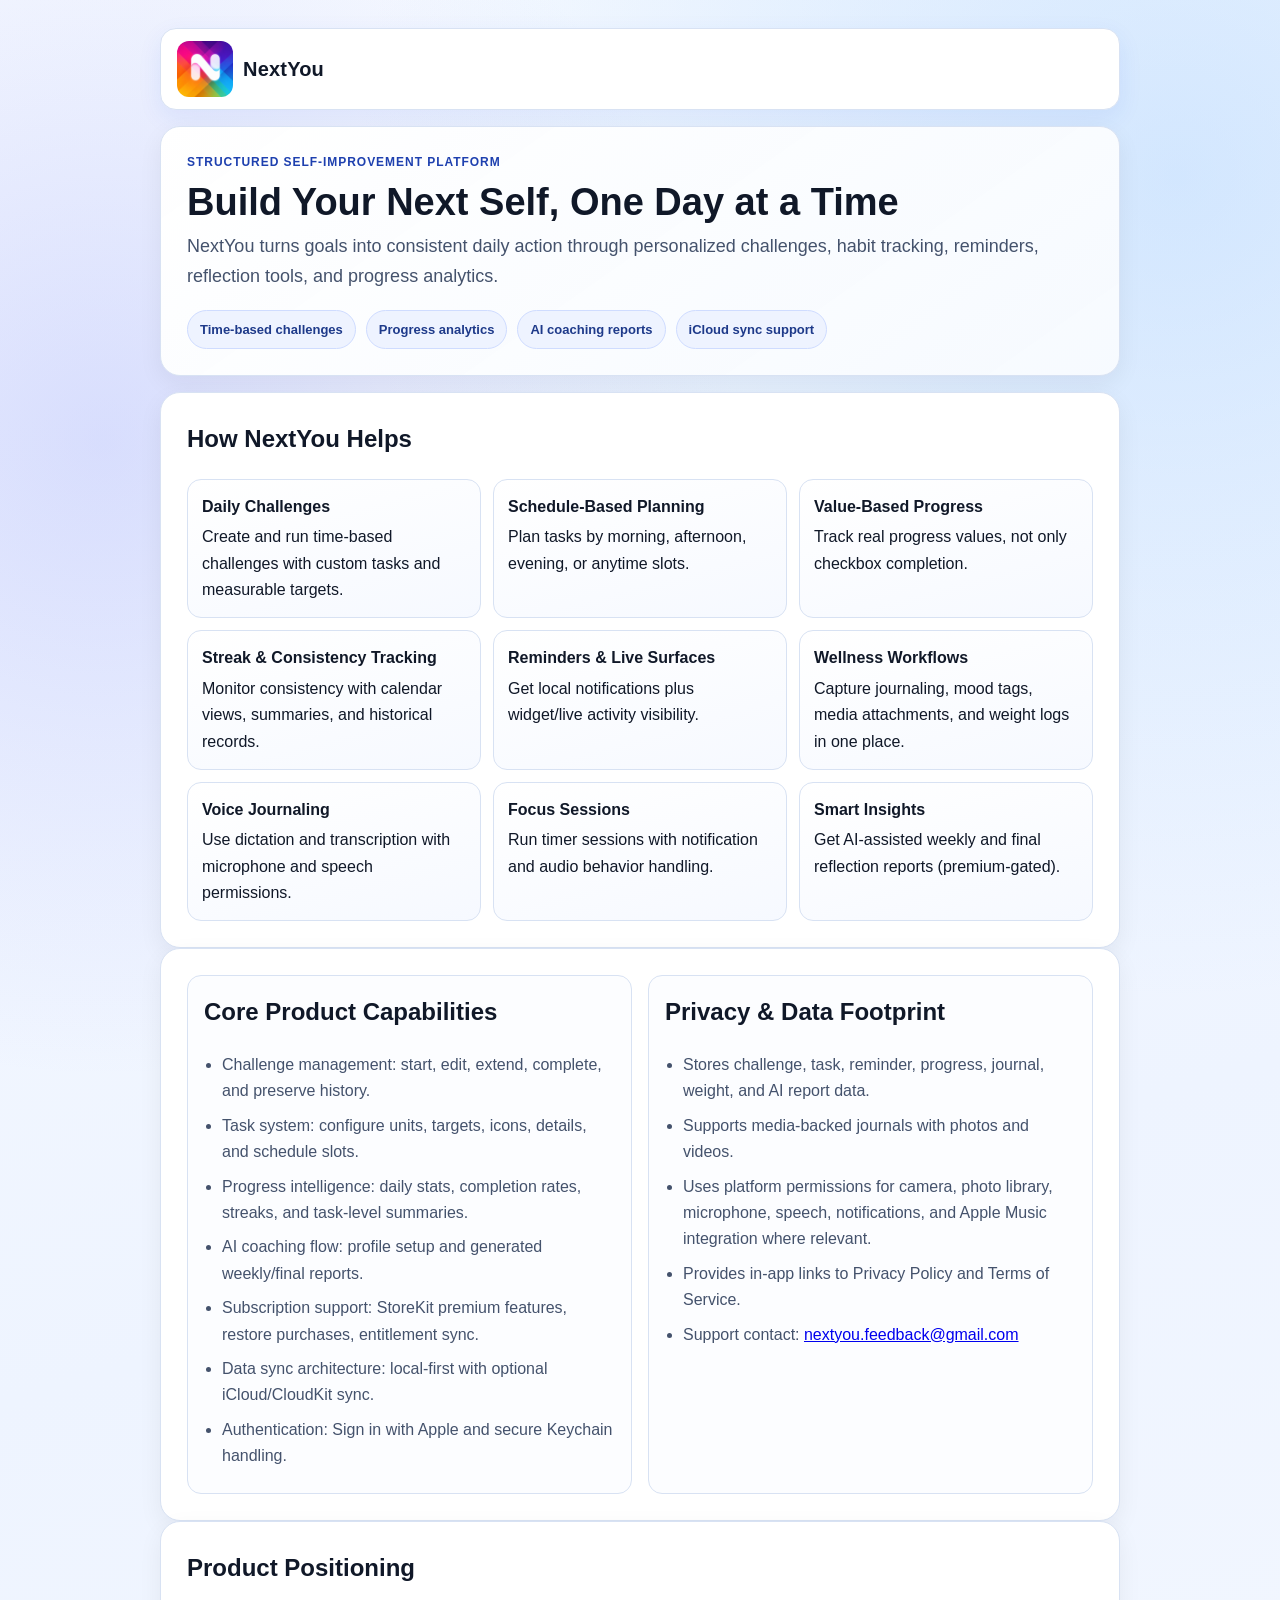
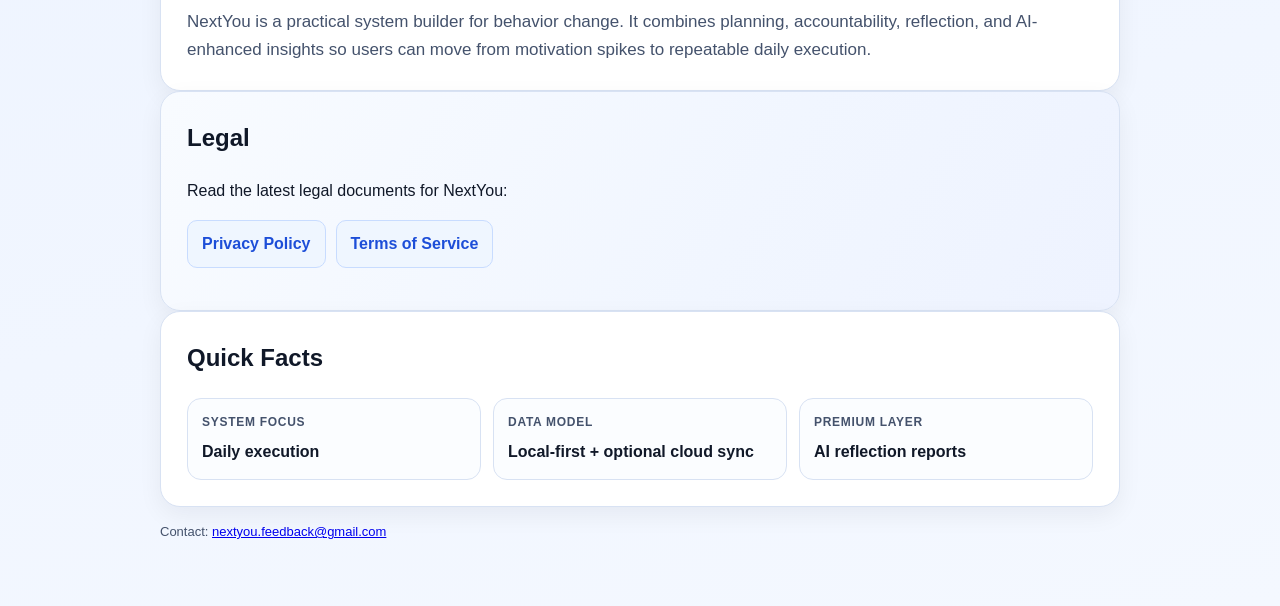
<file: nextYou/index.html>
<!doctype html>
<html lang="en">
<head>
    <meta charset="utf-8">
    <meta name="viewport" content="width=device-width,initial-scale=1">
    <title>NextYou</title>
    <meta name="description" content="NextYou app official site.">
    <link rel="stylesheet" href="styles.css">
</head>
<body>
    <main class="container">
        <nav class="nav">
            <div class="brand-wrap">
                <img class="brand-icon" src="../assets/icons/nextyou-app-icon.png" alt="NextYou app icon">
                <p class="brand">NextYou</p>
            </div>
        </nav>

        <section class="hero">
            <p class="eyebrow">Structured Self-Improvement Platform</p>
            <h1>Build Your Next Self, One Day at a Time</h1>
            <p class="lead">NextYou turns goals into consistent daily action through personalized challenges, habit tracking, reminders, reflection tools, and progress analytics.</p>

            <div class="highlights">
                <div class="pill">Time-based challenges</div>
                <div class="pill">Progress analytics</div>
                <div class="pill">AI coaching reports</div>
                <div class="pill">iCloud sync support</div>
            </div>
        </section>

        <section class="card">
            <h2>How NextYou Helps</h2>
            <div class="grid">
                <div class="item feature">
                    <strong>Daily Challenges</strong>
                    Create and run time-based challenges with custom tasks and measurable targets.
                </div>
                <div class="item feature">
                    <strong>Schedule-Based Planning</strong>
                    Plan tasks by morning, afternoon, evening, or anytime slots.
                </div>
                <div class="item feature">
                    <strong>Value-Based Progress</strong>
                    Track real progress values, not only checkbox completion.
                </div>
                <div class="item feature">
                    <strong>Streak & Consistency Tracking</strong>
                    Monitor consistency with calendar views, summaries, and historical records.
                </div>
                <div class="item feature">
                    <strong>Reminders & Live Surfaces</strong>
                    Get local notifications plus widget/live activity visibility.
                </div>
                <div class="item feature">
                    <strong>Wellness Workflows</strong>
                    Capture journaling, mood tags, media attachments, and weight logs in one place.
                </div>
                <div class="item feature">
                    <strong>Voice Journaling</strong>
                    Use dictation and transcription with microphone and speech permissions.
                </div>
                <div class="item feature">
                    <strong>Focus Sessions</strong>
                    Run timer sessions with notification and audio behavior handling.
                </div>
                <div class="item feature">
                    <strong>Smart Insights</strong>
                    Get AI-assisted weekly and final reflection reports (premium-gated).
                </div>
            </div>
        </section>

        <section class="card split">
            <div class="split-col">
                <h2>Core Product Capabilities</h2>
                <ul class="fancy-list">
                    <li>Challenge management: start, edit, extend, complete, and preserve history.</li>
                    <li>Task system: configure units, targets, icons, details, and schedule slots.</li>
                    <li>Progress intelligence: daily stats, completion rates, streaks, and task-level summaries.</li>
                    <li>AI coaching flow: profile setup and generated weekly/final reports.</li>
                    <li>Subscription support: StoreKit premium features, restore purchases, entitlement sync.</li>
                    <li>Data sync architecture: local-first with optional iCloud/CloudKit sync.</li>
                    <li>Authentication: Sign in with Apple and secure Keychain handling.</li>
                </ul>
            </div>
            <div class="split-col">
                <h2>Privacy & Data Footprint</h2>
                <ul class="fancy-list">
                    <li>Stores challenge, task, reminder, progress, journal, weight, and AI report data.</li>
                    <li>Supports media-backed journals with photos and videos.</li>
                    <li>Uses platform permissions for camera, photo library, microphone, speech, notifications, and Apple Music integration where relevant.</li>
                    <li>Provides in-app links to Privacy Policy and Terms of Service.</li>
                    <li>Support contact: <a href="mailto:nextyou.feedback@gmail.com">nextyou.feedback@gmail.com</a></li>
                </ul>
            </div>
        </section>

        <section class="card statement">
            <h2>Product Positioning</h2>
            <p>NextYou is a practical system builder for behavior change. It combines planning, accountability, reflection, and AI-enhanced insights so users can move from motivation spikes to repeatable daily execution.</p>
        </section>

        <section class="card legal-card">
            <h2>Legal</h2>
            <p>Read the latest legal documents for NextYou:</p>
            <p class="legal-links">
                <a class="btn-link" href="legal/privacy-policy/index.html">Privacy Policy</a>
                <a class="btn-link" href="legal/terms/index.html">Terms of Service</a>
            </p>
        </section>

        <section class="card">
            <h2>Quick Facts</h2>
            <div class="stats">
                <div class="stat">
                    <p class="stat-label">System Focus</p>
                    <p class="stat-value">Daily execution</p>
                </div>
                <div class="stat">
                    <p class="stat-label">Data Model</p>
                    <p class="stat-value">Local-first + optional cloud sync</p>
                </div>
                <div class="stat">
                    <p class="stat-label">Premium Layer</p>
                    <p class="stat-value">AI reflection reports</p>
                </div>
            </div>
        </section>

        <p class="footer">Contact: <a href="mailto:nextyou.feedback@gmail.com">nextyou.feedback@gmail.com</a></p>
    </main>
</body>
</html>
</file>
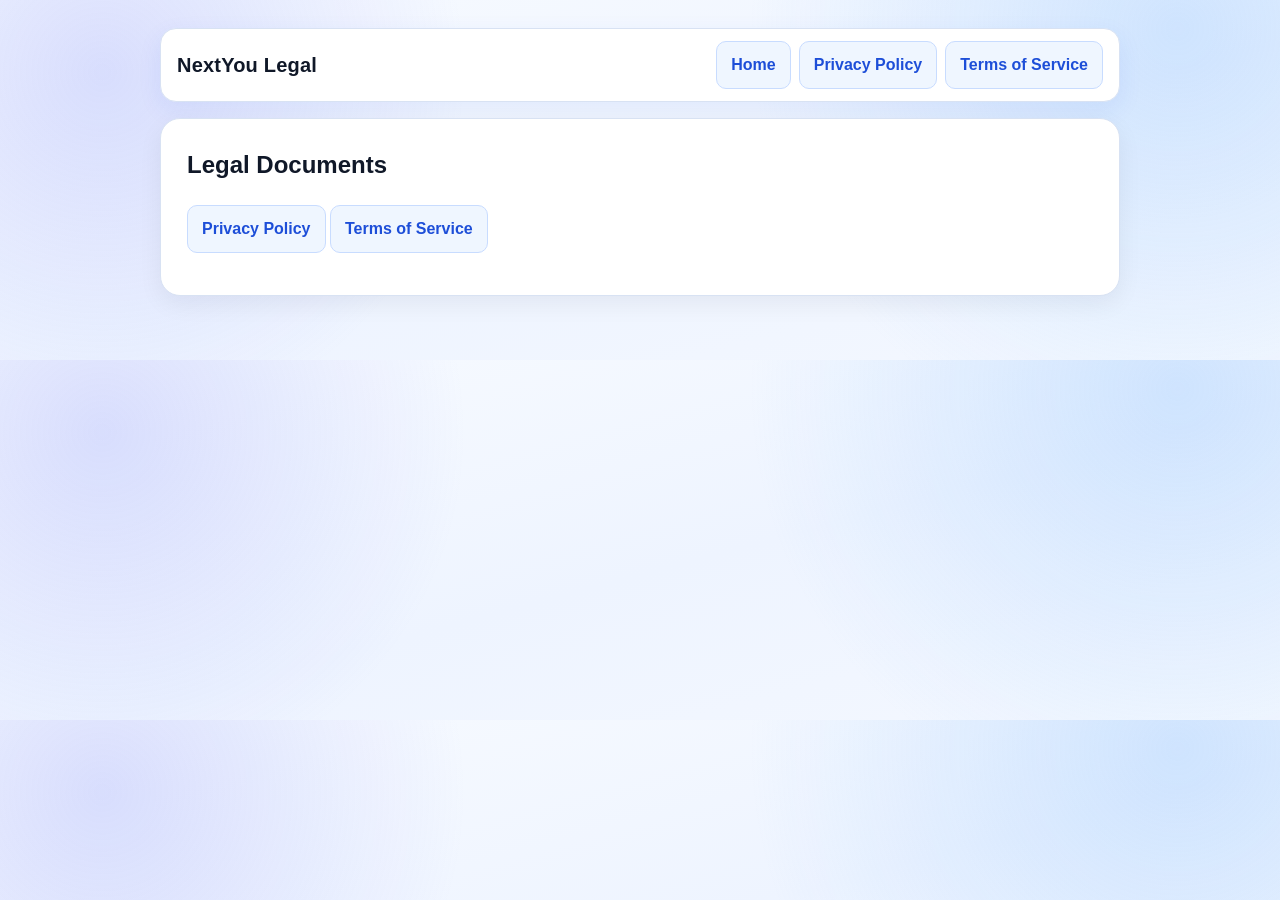
<file: nextYou/legal/index.html>
<!doctype html>
<html lang="en">
<head>
    <meta charset="utf-8">
    <meta name="viewport" content="width=device-width,initial-scale=1">
    <title>NextYou Legal</title>
    <link rel="stylesheet" href="../styles.css">
</head>
<body>
    <main class="container">
        <nav class="nav">
            <p class="brand">NextYou Legal</p>
            <div class="nav-links">
                <a class="btn-link" href="../index.html">Home</a>
                <a class="btn-link" href="privacy-policy/index.html">Privacy Policy</a>
                <a class="btn-link" href="terms/index.html">Terms of Service</a>
            </div>
        </nav>

        <section class="card">
            <h2>Legal Documents</h2>
            <p>
                <a class="btn-link" href="privacy-policy/index.html">Privacy Policy</a>
                <a class="btn-link" href="terms/index.html">Terms of Service</a>
            </p>
        </section>
    </main>
</body>
</html>
</file>
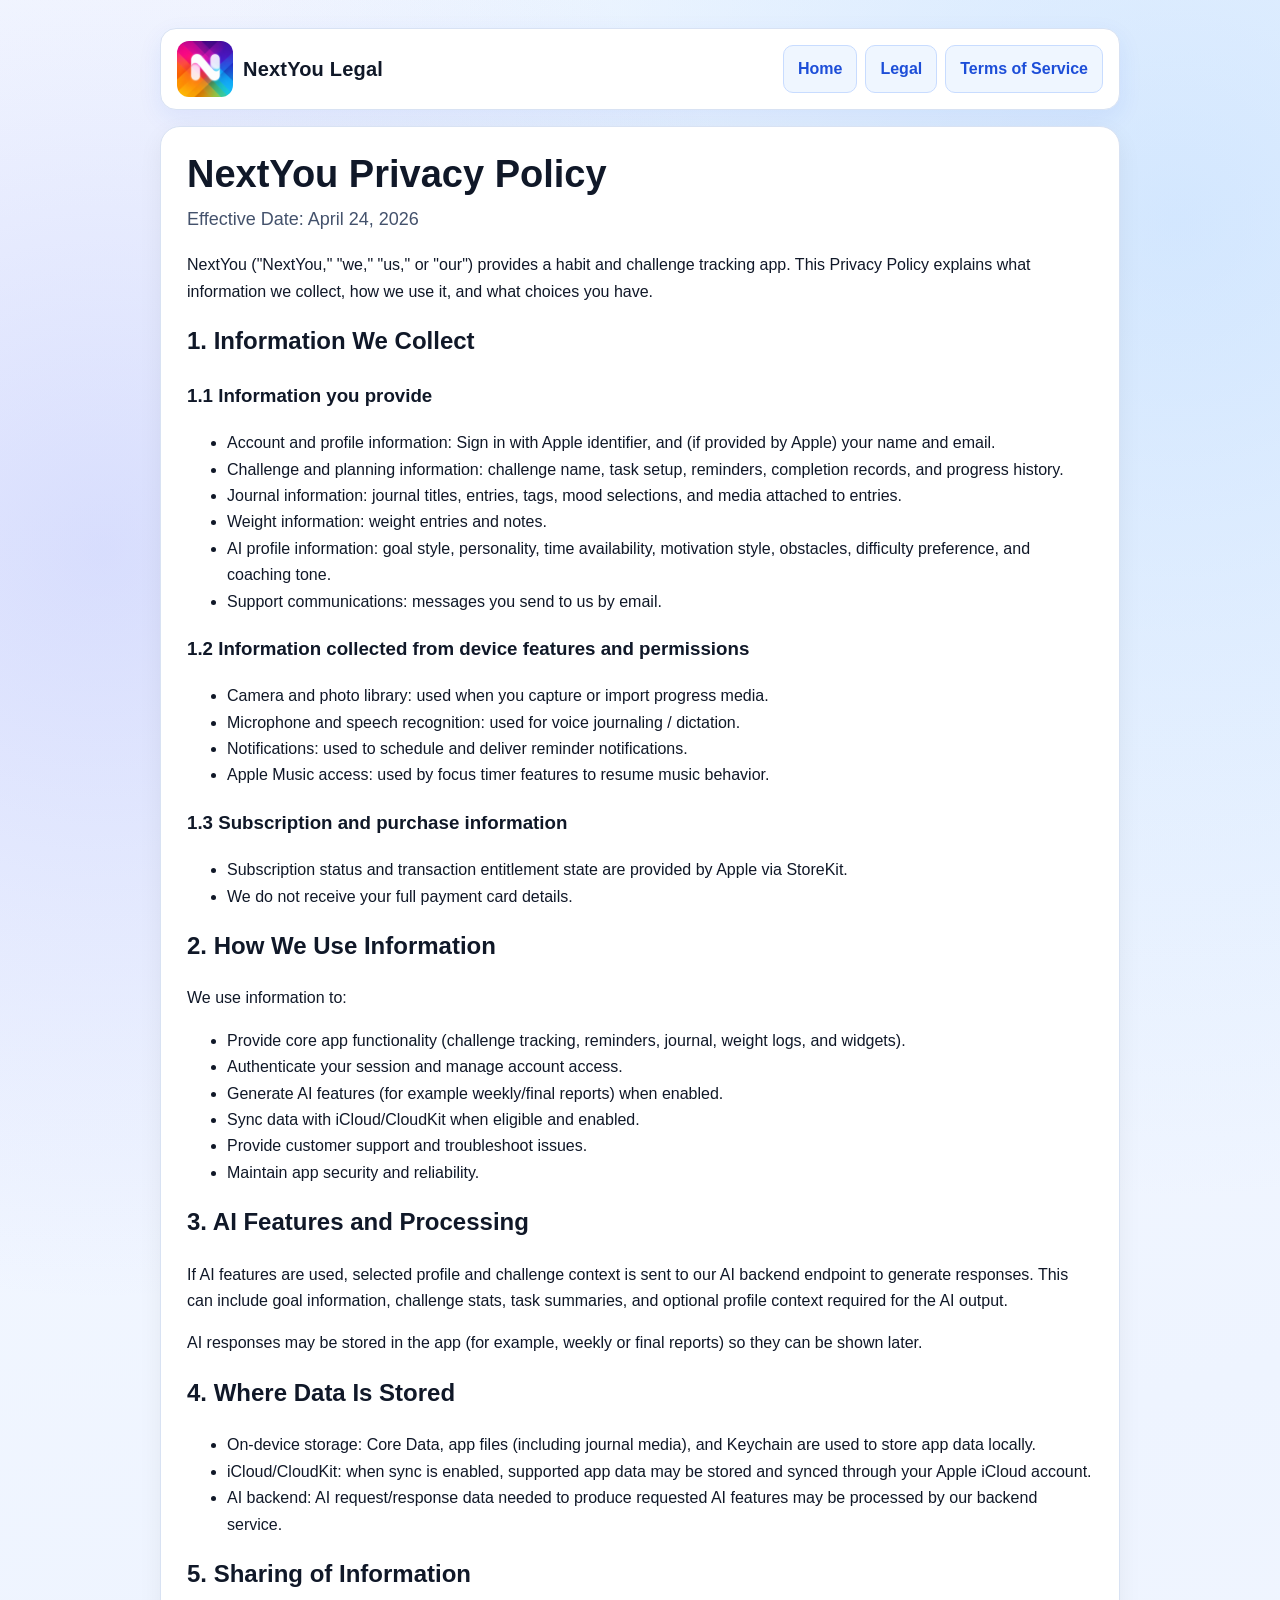
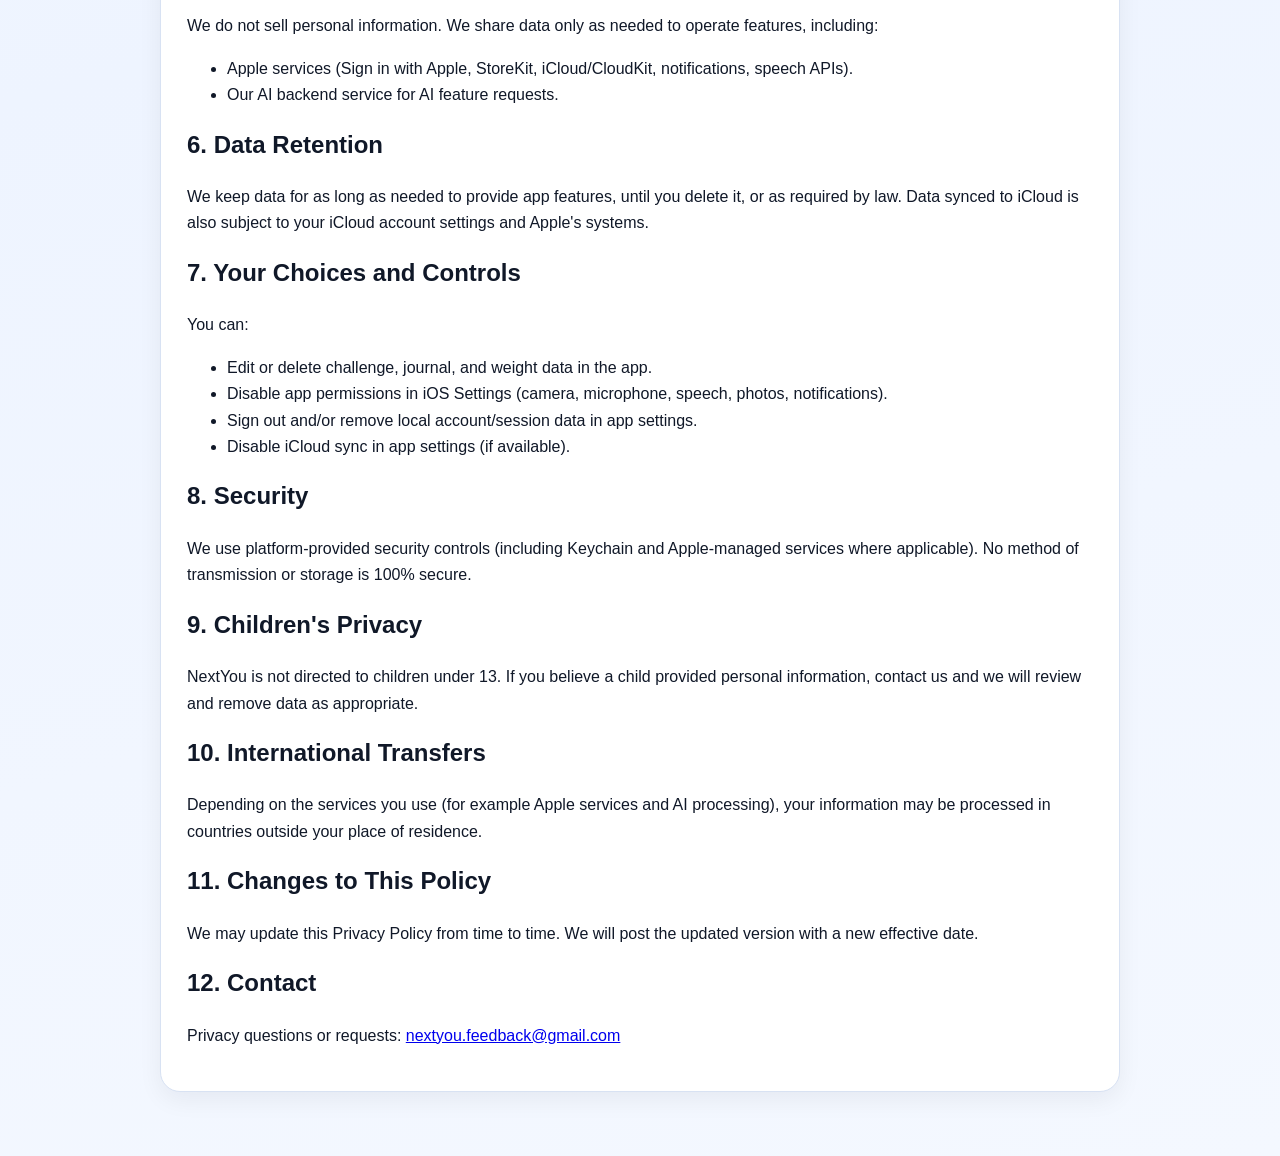
<file: nextYou/legal/privacy-policy/index.html>
<!doctype html>
<html lang="en">
<head>
    <meta charset="utf-8">
    <meta name="viewport" content="width=device-width,initial-scale=1">
    <title>NextYou Privacy Policy</title>
    <link rel="stylesheet" href="../../styles.css">
</head>
<body>
    <main class="container">
        <nav class="nav">
            <div class="brand-wrap">
                <img class="brand-icon" src="../../../assets/icons/nextyou-app-icon.png" alt="NextYou app icon">
                <p class="brand">NextYou Legal</p>
            </div>
            <div class="nav-links">
                <a class="btn-link" href="../../index.html">Home</a>
                <a class="btn-link" href="../index.html">Legal</a>
                <a class="btn-link" href="../terms/index.html">Terms of Service</a>
            </div>
        </nav>

        <article class="card">
            <h1>NextYou Privacy Policy</h1>
            <p class="lead">Effective Date: April 24, 2026</p>

            <p>NextYou ("NextYou," "we," "us," or "our") provides a habit and challenge tracking app. This Privacy Policy explains what information we collect, how we use it, and what choices you have.</p>

            <h2>1. Information We Collect</h2>
            <h3>1.1 Information you provide</h3>
            <ul>
                <li>Account and profile information: Sign in with Apple identifier, and (if provided by Apple) your name and email.</li>
                <li>Challenge and planning information: challenge name, task setup, reminders, completion records, and progress history.</li>
                <li>Journal information: journal titles, entries, tags, mood selections, and media attached to entries.</li>
                <li>Weight information: weight entries and notes.</li>
                <li>AI profile information: goal style, personality, time availability, motivation style, obstacles, difficulty preference, and coaching tone.</li>
                <li>Support communications: messages you send to us by email.</li>
            </ul>

            <h3>1.2 Information collected from device features and permissions</h3>
            <ul>
                <li>Camera and photo library: used when you capture or import progress media.</li>
                <li>Microphone and speech recognition: used for voice journaling / dictation.</li>
                <li>Notifications: used to schedule and deliver reminder notifications.</li>
                <li>Apple Music access: used by focus timer features to resume music behavior.</li>
            </ul>

            <h3>1.3 Subscription and purchase information</h3>
            <ul>
                <li>Subscription status and transaction entitlement state are provided by Apple via StoreKit.</li>
                <li>We do not receive your full payment card details.</li>
            </ul>

            <h2>2. How We Use Information</h2>
            <p>We use information to:</p>
            <ul>
                <li>Provide core app functionality (challenge tracking, reminders, journal, weight logs, and widgets).</li>
                <li>Authenticate your session and manage account access.</li>
                <li>Generate AI features (for example weekly/final reports) when enabled.</li>
                <li>Sync data with iCloud/CloudKit when eligible and enabled.</li>
                <li>Provide customer support and troubleshoot issues.</li>
                <li>Maintain app security and reliability.</li>
            </ul>

            <h2>3. AI Features and Processing</h2>
            <p>If AI features are used, selected profile and challenge context is sent to our AI backend endpoint to generate responses. This can include goal information, challenge stats, task summaries, and optional profile context required for the AI output.</p>
            <p>AI responses may be stored in the app (for example, weekly or final reports) so they can be shown later.</p>

            <h2>4. Where Data Is Stored</h2>
            <ul>
                <li>On-device storage: Core Data, app files (including journal media), and Keychain are used to store app data locally.</li>
                <li>iCloud/CloudKit: when sync is enabled, supported app data may be stored and synced through your Apple iCloud account.</li>
                <li>AI backend: AI request/response data needed to produce requested AI features may be processed by our backend service.</li>
            </ul>

            <h2>5. Sharing of Information</h2>
            <p>We do not sell personal information. We share data only as needed to operate features, including:</p>
            <ul>
                <li>Apple services (Sign in with Apple, StoreKit, iCloud/CloudKit, notifications, speech APIs).</li>
                <li>Our AI backend service for AI feature requests.</li>
            </ul>

            <h2>6. Data Retention</h2>
            <p>We keep data for as long as needed to provide app features, until you delete it, or as required by law. Data synced to iCloud is also subject to your iCloud account settings and Apple's systems.</p>

            <h2>7. Your Choices and Controls</h2>
            <p>You can:</p>
            <ul>
                <li>Edit or delete challenge, journal, and weight data in the app.</li>
                <li>Disable app permissions in iOS Settings (camera, microphone, speech, photos, notifications).</li>
                <li>Sign out and/or remove local account/session data in app settings.</li>
                <li>Disable iCloud sync in app settings (if available).</li>
            </ul>

            <h2>8. Security</h2>
            <p>We use platform-provided security controls (including Keychain and Apple-managed services where applicable). No method of transmission or storage is 100% secure.</p>

            <h2>9. Children's Privacy</h2>
            <p>NextYou is not directed to children under 13. If you believe a child provided personal information, contact us and we will review and remove data as appropriate.</p>

            <h2>10. International Transfers</h2>
            <p>Depending on the services you use (for example Apple services and AI processing), your information may be processed in countries outside your place of residence.</p>

            <h2>11. Changes to This Policy</h2>
            <p>We may update this Privacy Policy from time to time. We will post the updated version with a new effective date.</p>

            <h2>12. Contact</h2>
            <p>Privacy questions or requests: <a href="mailto:nextyou.feedback@gmail.com">nextyou.feedback@gmail.com</a></p>
        </article>
    </main>
</body>
</html>
</file>
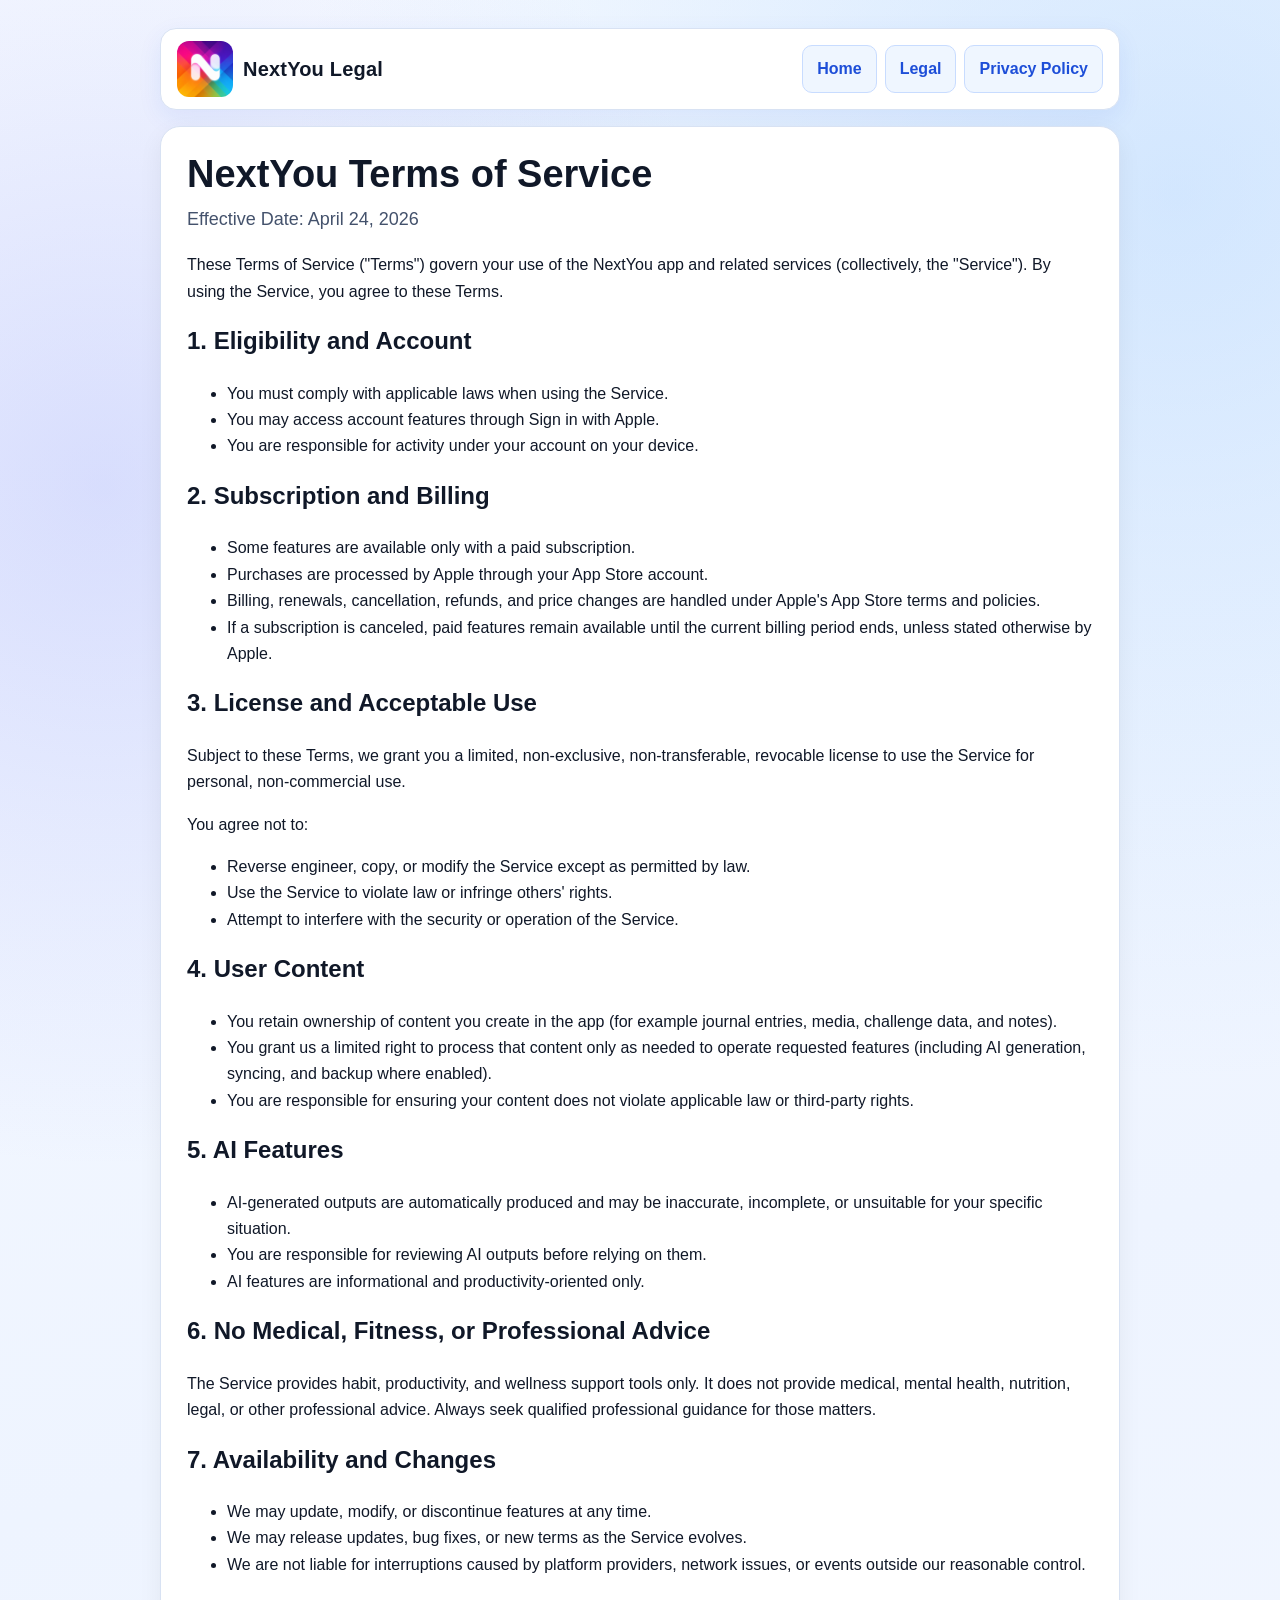
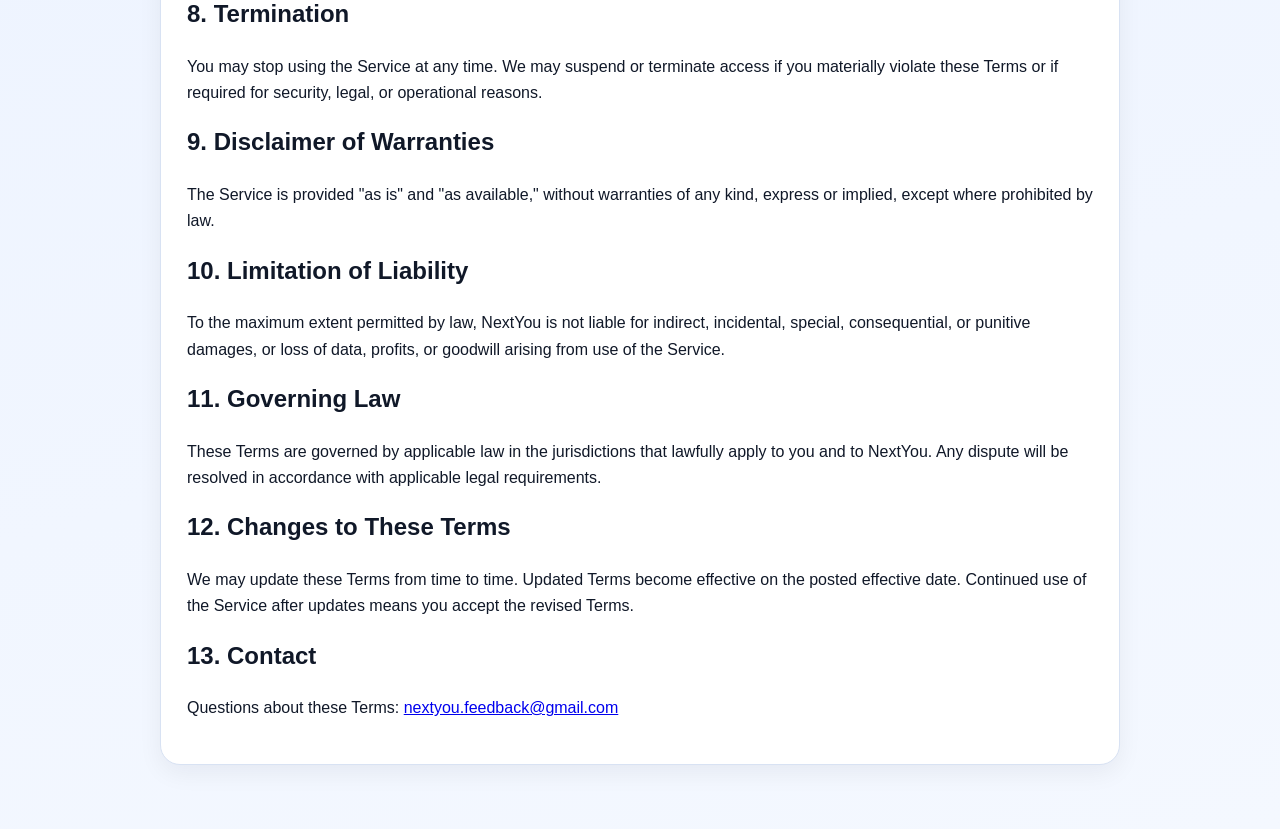
<file: nextYou/legal/terms/index.html>
<!doctype html>
<html lang="en">
<head>
    <meta charset="utf-8">
    <meta name="viewport" content="width=device-width,initial-scale=1">
    <title>NextYou Terms of Service</title>
    <link rel="stylesheet" href="../../styles.css">
</head>
<body>
    <main class="container">
        <nav class="nav">
            <div class="brand-wrap">
                <img class="brand-icon" src="../../../assets/icons/nextyou-app-icon.png" alt="NextYou app icon">
                <p class="brand">NextYou Legal</p>
            </div>
            <div class="nav-links">
                <a class="btn-link" href="../../index.html">Home</a>
                <a class="btn-link" href="../index.html">Legal</a>
                <a class="btn-link" href="../privacy-policy/index.html">Privacy Policy</a>
            </div>
        </nav>

        <article class="card">
            <h1>NextYou Terms of Service</h1>
            <p class="lead">Effective Date: April 24, 2026</p>

            <p>These Terms of Service ("Terms") govern your use of the NextYou app and related services (collectively, the "Service"). By using the Service, you agree to these Terms.</p>

            <h2>1. Eligibility and Account</h2>
            <ul>
                <li>You must comply with applicable laws when using the Service.</li>
                <li>You may access account features through Sign in with Apple.</li>
                <li>You are responsible for activity under your account on your device.</li>
            </ul>

            <h2>2. Subscription and Billing</h2>
            <ul>
                <li>Some features are available only with a paid subscription.</li>
                <li>Purchases are processed by Apple through your App Store account.</li>
                <li>Billing, renewals, cancellation, refunds, and price changes are handled under Apple's App Store terms and policies.</li>
                <li>If a subscription is canceled, paid features remain available until the current billing period ends, unless stated otherwise by Apple.</li>
            </ul>

            <h2>3. License and Acceptable Use</h2>
            <p>Subject to these Terms, we grant you a limited, non-exclusive, non-transferable, revocable license to use the Service for personal, non-commercial use.</p>
            <p>You agree not to:</p>
            <ul>
                <li>Reverse engineer, copy, or modify the Service except as permitted by law.</li>
                <li>Use the Service to violate law or infringe others' rights.</li>
                <li>Attempt to interfere with the security or operation of the Service.</li>
            </ul>

            <h2>4. User Content</h2>
            <ul>
                <li>You retain ownership of content you create in the app (for example journal entries, media, challenge data, and notes).</li>
                <li>You grant us a limited right to process that content only as needed to operate requested features (including AI generation, syncing, and backup where enabled).</li>
                <li>You are responsible for ensuring your content does not violate applicable law or third-party rights.</li>
            </ul>

            <h2>5. AI Features</h2>
            <ul>
                <li>AI-generated outputs are automatically produced and may be inaccurate, incomplete, or unsuitable for your specific situation.</li>
                <li>You are responsible for reviewing AI outputs before relying on them.</li>
                <li>AI features are informational and productivity-oriented only.</li>
            </ul>

            <h2>6. No Medical, Fitness, or Professional Advice</h2>
            <p>The Service provides habit, productivity, and wellness support tools only. It does not provide medical, mental health, nutrition, legal, or other professional advice. Always seek qualified professional guidance for those matters.</p>

            <h2>7. Availability and Changes</h2>
            <ul>
                <li>We may update, modify, or discontinue features at any time.</li>
                <li>We may release updates, bug fixes, or new terms as the Service evolves.</li>
                <li>We are not liable for interruptions caused by platform providers, network issues, or events outside our reasonable control.</li>
            </ul>

            <h2>8. Termination</h2>
            <p>You may stop using the Service at any time. We may suspend or terminate access if you materially violate these Terms or if required for security, legal, or operational reasons.</p>

            <h2>9. Disclaimer of Warranties</h2>
            <p>The Service is provided "as is" and "as available," without warranties of any kind, express or implied, except where prohibited by law.</p>

            <h2>10. Limitation of Liability</h2>
            <p>To the maximum extent permitted by law, NextYou is not liable for indirect, incidental, special, consequential, or punitive damages, or loss of data, profits, or goodwill arising from use of the Service.</p>

            <h2>11. Governing Law</h2>
            <p>These Terms are governed by applicable law in the jurisdictions that lawfully apply to you and to NextYou. Any dispute will be resolved in accordance with applicable legal requirements.</p>

            <h2>12. Changes to These Terms</h2>
            <p>We may update these Terms from time to time. Updated Terms become effective on the posted effective date. Continued use of the Service after updates means you accept the revised Terms.</p>

            <h2>13. Contact</h2>
            <p>Questions about these Terms: <a href="mailto:nextyou.feedback@gmail.com">nextyou.feedback@gmail.com</a></p>
        </article>
    </main>
</body>
</html>
</file>
<file: nextYou/styles.css>
:root {
    --bg: #eef4ff;
    --card: #ffffff;
    --text: #101828;
    --muted: #44526c;
    --line: #d8e2f3;
    --accent: #1d4ed8;
    --accent-dark: #1e40af;
    --chip: #eef3ff;
    --chip-line: #cfdcff;
}

* {
    box-sizing: border-box;
}

body {
    margin: 0;
    font-family: -apple-system, BlinkMacSystemFont, "Segoe UI", Roboto, Helvetica, Arial, sans-serif;
    color: var(--text);
    background:
        radial-gradient(circle at 92% 8%, rgba(147, 197, 253, 0.35) 0%, transparent 35%),
        radial-gradient(circle at 8% 20%, rgba(129, 140, 248, 0.25) 0%, transparent 30%),
        linear-gradient(165deg, #f8fbff 0%, #eef4ff 55%, #f4f8ff 100%);
    line-height: 1.65;
}

.container {
    width: min(960px, calc(100% - 32px));
    margin: 28px auto 64px;
}

.nav {
    display: flex;
    justify-content: space-between;
    align-items: center;
    background: var(--card);
    border: 1px solid var(--line);
    border-radius: 16px;
    padding: 12px 16px;
    margin-bottom: 16px;
    box-shadow: 0 8px 24px rgba(29, 78, 216, 0.08);
}

.brand {
    margin: 0;
    font-weight: 800;
    font-size: 20px;
    letter-spacing: 0.2px;
}

.brand-wrap {
    display: flex;
    align-items: center;
    gap: 10px;
}

.brand-icon {
    width: 56px;
    height: 56px;
    border-radius: 12px;
    object-fit: cover;
}

.nav-links {
    display: flex;
    gap: 8px;
    flex-wrap: wrap;
}

.btn,
.btn-link {
    display: inline-block;
    text-decoration: none;
    font-weight: 700;
    border-radius: 10px;
    padding: 10px 14px;
    transition: 0.15s ease;
}

.btn {
    color: #fff;
    background: var(--accent);
}

.btn:hover {
    background: var(--accent-dark);
}

.btn-link {
    color: var(--accent);
    background: #eff6ff;
    border: 1px solid #c8dcff;
}

.btn-link:hover {
    background: #e1efff;
}

.hero,
.card {
    background: var(--card);
    border: 1px solid var(--line);
    border-radius: 20px;
    padding: 26px;
    box-shadow: 0 8px 24px rgba(15, 23, 42, 0.06);
}

.hero {
    margin-bottom: 16px;
    background:
        linear-gradient(145deg, rgba(255, 255, 255, 0.98), rgba(246, 250, 255, 0.96)),
        var(--card);
}

h1 {
    margin: 0 0 8px;
    font-size: 38px;
    line-height: 1.15;
}

h2 {
    margin-top: 0;
    font-size: 24px;
}

.eyebrow {
    margin: 0 0 8px;
    color: var(--accent-dark);
    font-size: 12px;
    font-weight: 800;
    text-transform: uppercase;
    letter-spacing: 0.08em;
}

p.lead {
    margin: 0 0 18px;
    color: var(--muted);
    font-size: 18px;
}

.highlights {
    display: flex;
    gap: 10px;
    flex-wrap: wrap;
    margin-top: 12px;
}

.pill {
    background: var(--chip);
    border: 1px solid var(--chip-line);
    color: #1e3a8a;
    padding: 8px 12px;
    border-radius: 999px;
    font-size: 13px;
    font-weight: 700;
}

.grid {
    display: grid;
    grid-template-columns: repeat(3, minmax(0, 1fr));
    gap: 12px;
    margin-top: 14px;
}

.item {
    border: 1px solid var(--line);
    border-radius: 14px;
    padding: 14px;
    background: #fbfdff;
}

.item strong {
    display: block;
    margin-bottom: 4px;
}

.feature {
    background:
        linear-gradient(165deg, #ffffff 0%, #f6f9ff 100%);
}

.split {
    display: grid;
    grid-template-columns: repeat(2, minmax(0, 1fr));
    gap: 16px;
}

.split-col {
    border: 1px solid var(--line);
    border-radius: 14px;
    padding: 16px;
    background: #fcfdff;
}

.fancy-list {
    margin: 0;
    padding-left: 18px;
    color: var(--muted);
}

.fancy-list li {
    margin-bottom: 8px;
}

.statement p {
    margin-bottom: 0;
    color: var(--muted);
    font-size: 17px;
}

.legal-card {
    background:
        linear-gradient(120deg, #f8fbff 0%, #f1f6ff 60%, #eef3ff 100%);
}

.legal-links {
    display: flex;
    gap: 10px;
    flex-wrap: wrap;
}

.stats {
    display: grid;
    grid-template-columns: repeat(3, minmax(0, 1fr));
    gap: 12px;
}

.stat {
    border: 1px solid var(--line);
    border-radius: 14px;
    padding: 14px;
    background: #fbfdff;
}

.stat-label {
    margin: 0;
    color: var(--muted);
    font-size: 12px;
    text-transform: uppercase;
    letter-spacing: 0.06em;
    font-weight: 700;
}

.stat-value {
    margin: 6px 0 0;
    font-weight: 800;
    font-size: 16px;
}

.footer {
    margin-top: 14px;
    color: var(--muted);
    font-size: 13px;
}

@media (max-width: 820px) {
    h1 {
        font-size: 30px;
    }

    .grid {
        grid-template-columns: 1fr;
    }

    .split {
        grid-template-columns: 1fr;
    }

    .stats {
        grid-template-columns: 1fr;
    }

    .nav {
        gap: 10px;
        align-items: flex-start;
        flex-direction: column;
    }
}
</file>
